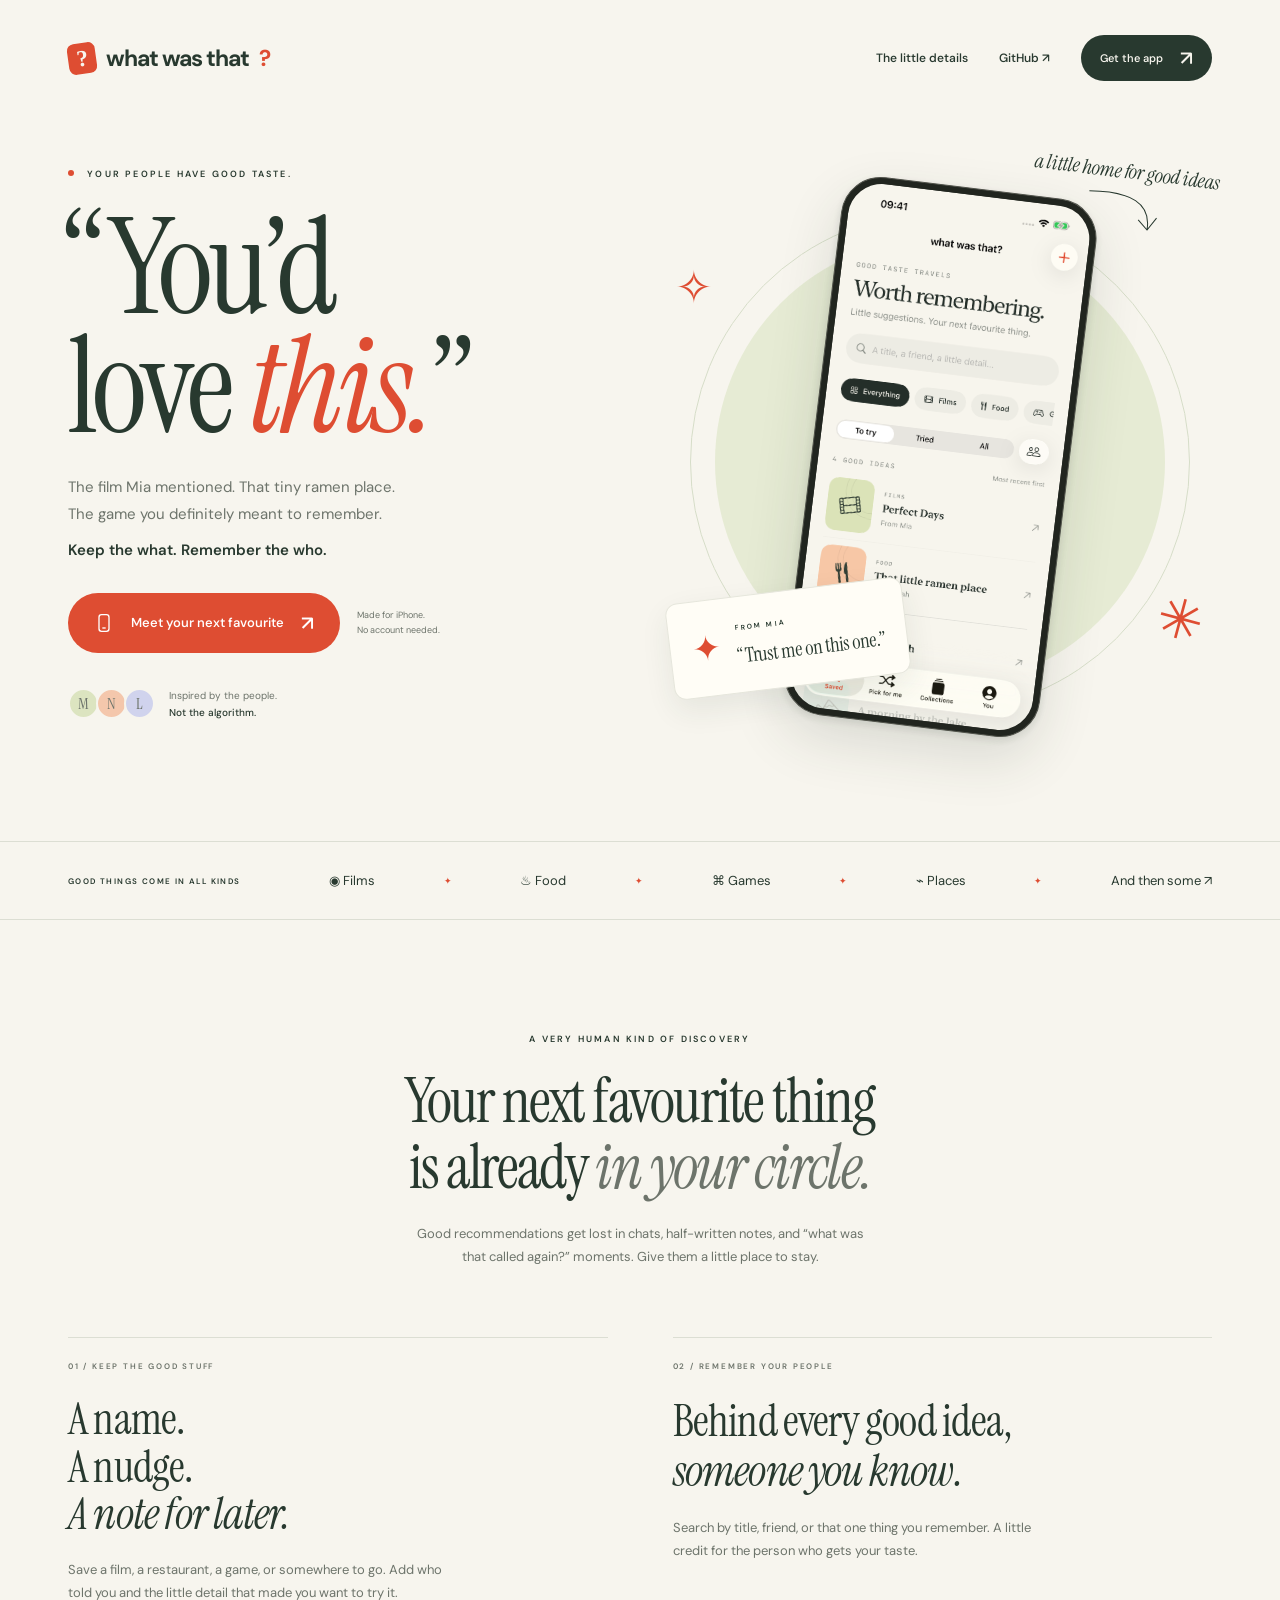
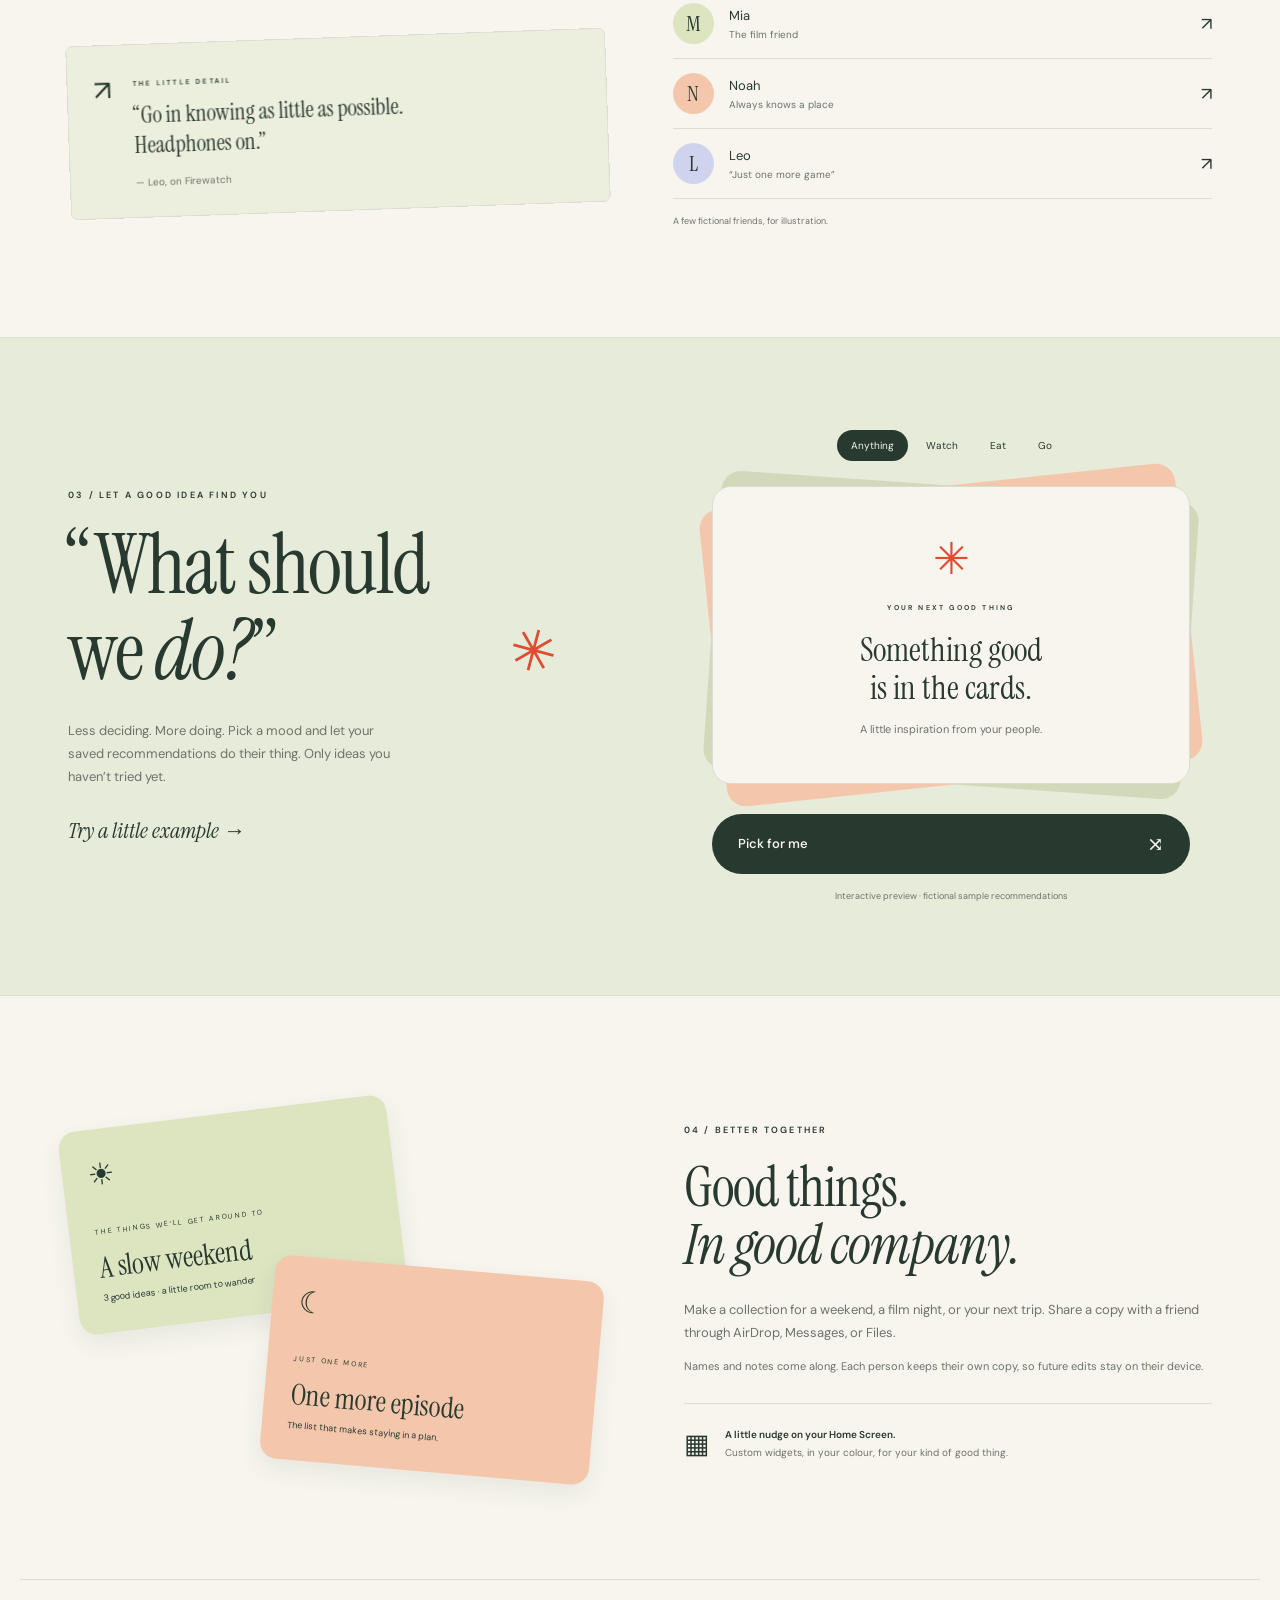
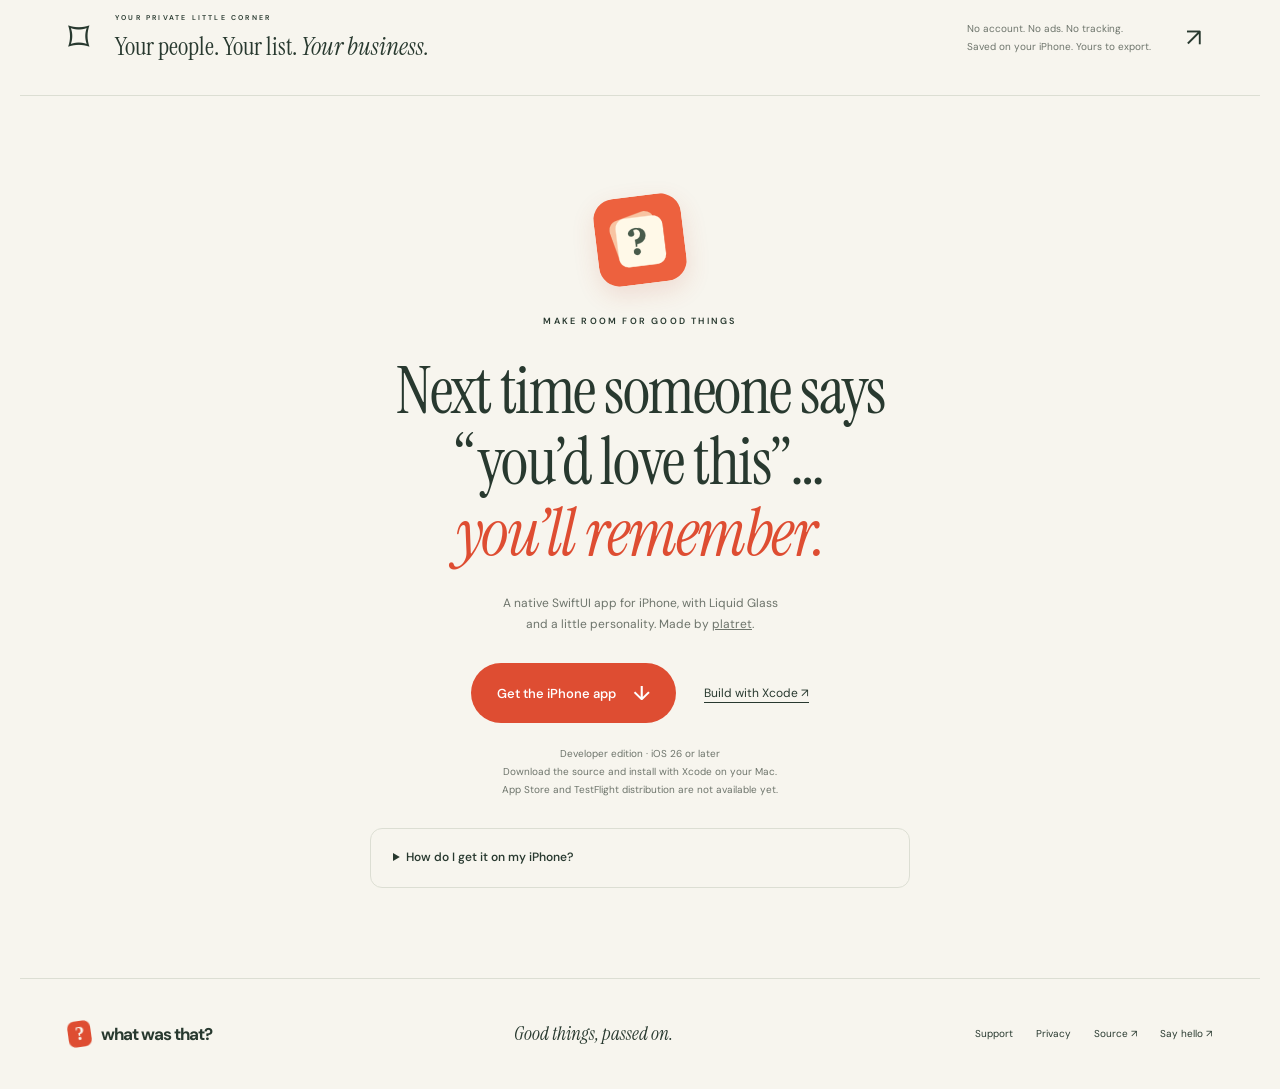
<file: site/index.html>
<!doctype html>
<html lang="en">
  <head>
    <meta charset="utf-8" />
    <meta name="viewport" content="width=device-width,initial-scale=1" />
    <meta name="theme-color" content="#f7f5ee" />
    <title>What Was That? — Good things, passed on.</title>
    <meta
      name="description"
      content="A little home for the films, food, games and places your friends tell you you'll love. A private, native iPhone app by platret."
    />
    <meta
      property="og:title"
      content="What Was That? — Good things, passed on."
    />
    <meta
      property="og:description"
      content="Keep the what. Remember the who. Your next favourite thing is already in your circle."
    />
    <meta property="og:type" content="website" />
    <meta
      property="og:image"
      content="https://whatwasthat.alexplatret.com/assets/icon.png"
    />
    <link rel="icon" href="assets/icon.png" />
    <link rel="stylesheet" href="style.css" />
    <script src="app.js" defer></script>
  </head>
  <body>
    <a href="#main" class="skip">Skip to content</a>
    <header class="nav wrap">
      <a class="wordmark" href="#" aria-label="What Was That? home"
        ><span class="brand-icon">?</span> what was that<span class="coral"
          >?</span
        ></a
      >
      <nav aria-label="Main navigation">
        <a href="#the-app">The little details</a
        ><a
          href="https://github.com/platret/what-was-that"
          target="_blank"
          rel="noopener"
          >GitHub ↗</a
        ><a class="button small dark" href="#get"
          >Get the app <span>↗</span></a
        >
      </nav>
    </header>
    <main id="main">
      <section class="hero wrap">
        <div class="hero-copy reveal">
          <div class="eyebrow">
            <span class="status-dot"></span> YOUR PEOPLE HAVE GOOD TASTE.
          </div>
          <h1>“You’d<br />love <em>this.</em>”</h1>
          <p class="hero-sub">
            The film Mia mentioned. That tiny ramen place.<br class="desktop" />
            The game you definitely meant to remember.
          </p>
          <p class="hero-sub second">Keep the what. Remember the who.</p>
          <div class="hero-actions">
            <a class="button coral-bg" href="#get"
              ><svg viewBox="0 0 24 24" aria-hidden="true">
                <rect x="6" y="2" width="12" height="20" rx="3" />
                <path d="M10 18h4" />
              </svg>
              Meet your next favourite <span>↗</span></a
            ><span class="tiny">Made for iPhone.<br />No account needed.</span>
          </div>
          <div class="friend-note">
            <div class="avatars">
              <span>M</span><span>N</span><span>L</span>
            </div>
            <span
              >Inspired by the people.<br /><strong
                >Not the algorithm.</strong
              ></span
            >
          </div>
        </div>
        <div
          class="hero-visual reveal"
          aria-label="What Was That? iPhone app preview with fictional sample recommendations"
        >
          <div class="orbit"></div>
          <div class="orbit orbit-two"></div>
          <span class="floating-label top-label"
            >a little home for good ideas
            <svg width="75" height="42" viewBox="0 0 75 42">
              <path d="M2 3 Q65 -4 64 34 M54 26l10 9 8-13" /></svg
          ></span>
          <div class="phone hero-phone">
            <img
              src="assets/saved.png"
              alt="Saved screen showing Perfect Days from Mia, a ramen place from Noah, and more"
              width="1206"
              height="2622"
              fetchpriority="high"
            />
          </div>
          <div class="mini-note">
            <span class="note-star">✦</span>
            <div>
              <span class="eyebrow">FROM MIA</span>
              <p>“Trust me on this one.”</p>
            </div>
          </div>
          <span class="hand-star star-one">✳</span
          ><span class="hand-star star-two">✧</span>
        </div>
      </section>
      <div class="category-ribbon">
        <div class="wrap ribbon-inner">
          <span>GOOD THINGS COME IN ALL KINDS</span><span>◉ Films</span><i>✦</i
          ><span>♨ Food</span><i>✦</i><span>⌘ Games</span><i>✦</i
          ><span>⌁ Places</span><i>✦</i><span>And then some ↗</span>
        </div>
      </div>
      <section class="intro wrap reveal" id="the-app">
        <div class="eyebrow">A VERY HUMAN KIND OF DISCOVERY</div>
        <h2>
          Your next favourite thing<br />is already <em>in your circle.</em>
        </h2>
        <p>
          Good recommendations get lost in chats, half-written notes, and “what
          was that called again?” moments. Give them a little place to stay.
        </p>
      </section>
      <section class="features wrap">
        <article class="feature feature-one reveal">
          <div class="feature-number">01 / KEEP THE GOOD STUFF</div>
          <h3>A name.<br />A nudge.<br /><em>A note for later.</em></h3>
          <p>
            Save a film, a restaurant, a game, or somewhere to go. Add who told
            you and the little detail that made you want to try it.
          </p>
          <div class="snippet">
            <span class="snippet-icon">↗</span>
            <div>
              <span class="eyebrow">THE LITTLE DETAIL</span>
              <p>“Go in knowing as little as possible.<br />Headphones on.”</p>
              <span class="from">— Leo, on Firewatch</span>
            </div>
          </div>
        </article>
        <article class="feature feature-two reveal">
          <div class="feature-number">02 / REMEMBER YOUR PEOPLE</div>
          <h3>Behind every good idea,<br /><em>someone you know.</em></h3>
          <p>
            Search by title, friend, or that one thing you remember. A little
            credit for the person who gets your taste.
          </p>
          <div class="friend-list">
            <div>
              <span class="avatar sage">M</span
              ><span>Mia <small>The film friend</small></span
              ><span class="arrow">↗</span>
            </div>
            <div>
              <span class="avatar peach">N</span
              ><span>Noah <small>Always knows a place</small></span
              ><span class="arrow">↗</span>
            </div>
            <div>
              <span class="avatar lavender">L</span
              ><span>Leo <small>“Just one more game”</small></span
              ><span class="arrow">↗</span>
            </div>
          </div>
          <span class="example-label"
            >A few fictional friends, for illustration.</span
          >
        </article>
      </section>
      <section class="serendipity" id="try">
        <div class="wrap serendipity-inner">
          <div class="reveal">
            <div class="eyebrow">03 / LET A GOOD IDEA FIND YOU</div>
            <h2>
              “What should<br />we <em>do?</em>”<span class="asterisk">✳</span>
            </h2>
            <p>
              Less deciding. More doing. Pick a mood and let your saved
              recommendations do their thing. Only ideas you haven’t tried yet.
            </p>
            <span class="try-note">Try a little example →</span>
          </div>
          <div class="demo reveal">
            <div class="demo-tabs" role="group" aria-label="Example category">
              <button class="active" data-category="all" aria-pressed="true">
                Anything</button
              ><button data-category="film" aria-pressed="false">Watch</button
              ><button data-category="food" aria-pressed="false">Eat</button
              ><button data-category="place" aria-pressed="false">Go</button>
            </div>
            <div class="demo-stack">
              <div class="demo-card" aria-live="polite" aria-atomic="true">
                <span id="demo-symbol" aria-hidden="true">✳</span
                ><span class="eyebrow" id="demo-kind"
                  >YOUR NEXT GOOD THING</span
                >
                <h3 id="demo-title">Something good<br />is in the cards.</h3>
                <p id="demo-from">A little inspiration from your people.</p>
              </div>
            </div>
            <button class="button dark" id="pick-button">
              Pick for me <span>⤨</span></button
            ><span class="example-label"
              >Interactive preview · fictional sample recommendations</span
            >
          </div>
        </div>
      </section>
      <section class="collection-section wrap reveal">
        <div class="collection-art" aria-hidden="true">
          <div class="collection-card sage">
            <span>☀</span>
            <div>
              <small>THE THINGS WE’LL GET AROUND TO</small>
              <h3>A slow weekend</h3>
              <p>3 good ideas · a little room to wander</p>
            </div>
          </div>
          <div class="collection-card peach">
            <span>☾</span>
            <div>
              <small>JUST ONE MORE</small>
              <h3>One more episode</h3>
              <p>The list that makes staying in a plan.</p>
            </div>
          </div>
        </div>
        <div>
          <div class="eyebrow">04 / BETTER TOGETHER</div>
          <h2>Good things.<br /><em>In good company.</em></h2>
          <p>
            Make a collection for a weekend, a film night, or your next trip.
            Share a copy with a friend through AirDrop, Messages, or Files.
          </p>
          <p class="fine-copy">
            Names and notes come along. Each person keeps their own copy, so
            future edits stay on their device.
          </p>
          <div class="widget-callout">
            <span>▦</span>
            <p>
              <strong>A little nudge on your Home Screen.</strong><br />Custom
              widgets, in your colour, for your kind of good thing.
            </p>
          </div>
        </div>
      </section>
      <section class="privacy-strip wrap reveal">
        <span class="privacy-icon">⌑</span>
        <div>
          <div class="eyebrow">YOUR PRIVATE LITTLE CORNER</div>
          <h3>Your people. Your list. <em>Your business.</em></h3>
        </div>
        <p>
          No account. No ads. No tracking.<br />Saved on your iPhone. Yours to
          export.
        </p>
        <a href="privacy.html" aria-label="Read the privacy policy">↗</a>
      </section>
      <section class="get-section wrap reveal" id="get">
        <img
          class="app-icon"
          src="assets/icon.png"
          width="88"
          height="88"
          alt="What Was That? app icon"
        />
        <div class="eyebrow">MAKE ROOM FOR GOOD THINGS</div>
        <h2>
          Next time someone says<br />“you’d love this”…<br /><em
            >you’ll remember.</em
          >
        </h2>
        <p>
          A native SwiftUI app for iPhone, with Liquid Glass<br />and a little
          personality. Made by <a href="https://github.com/platret">platret</a>.
        </p>
        <div class="get-actions">
          <a
            class="button coral-bg"
            href="https://github.com/platret/what-was-that/releases/latest"
            >Get the iPhone app <span>↓</span></a
          ><a
            class="text-link"
            href="https://github.com/platret/what-was-that#run-on-your-iphone"
            >Build with Xcode ↗</a
          >
        </div>
        <p class="availability">
          Developer edition · iOS 26 or later<br />Download the source and
          install with Xcode on your Mac.<br />App Store and TestFlight
          distribution are not available yet.
        </p>
        <details>
          <summary>How do I get it on my iPhone?</summary>
          <ol>
            <li>
              Download the source from the release page and unzip it on your
              Mac.
            </li>
            <li>
              Open <code>WhatWasThat.xcodeproj</code> in Xcode 26 or later.
            </li>
            <li>
              Select your Apple development team for the app and widget targets.
              Use your own bundle and App Group identifiers.
            </li>
            <li>
              Connect your iPhone, enable Developer Mode, select it in Xcode,
              and press Run.
            </li>
          </ol>
          <p>
            Widgets require App Groups support for your signing team. The
            repository includes detailed setup instructions.
          </p>
        </details>
      </section>
    </main>
    <footer class="wrap">
      <a class="wordmark" href="#"
        ><span class="brand-icon">?</span> what was that?</a
      ><span>Good things, passed on.</span>
      <div>
        <a href="support.html">Support</a><a href="privacy.html">Privacy</a
        ><a href="https://github.com/platret/what-was-that">Source ↗</a
        ><a href="https://github.com/platret/what-was-that/issues"
          >Say hello ↗</a
        >
      </div>
    </footer>
  </body>
</html>
</file>
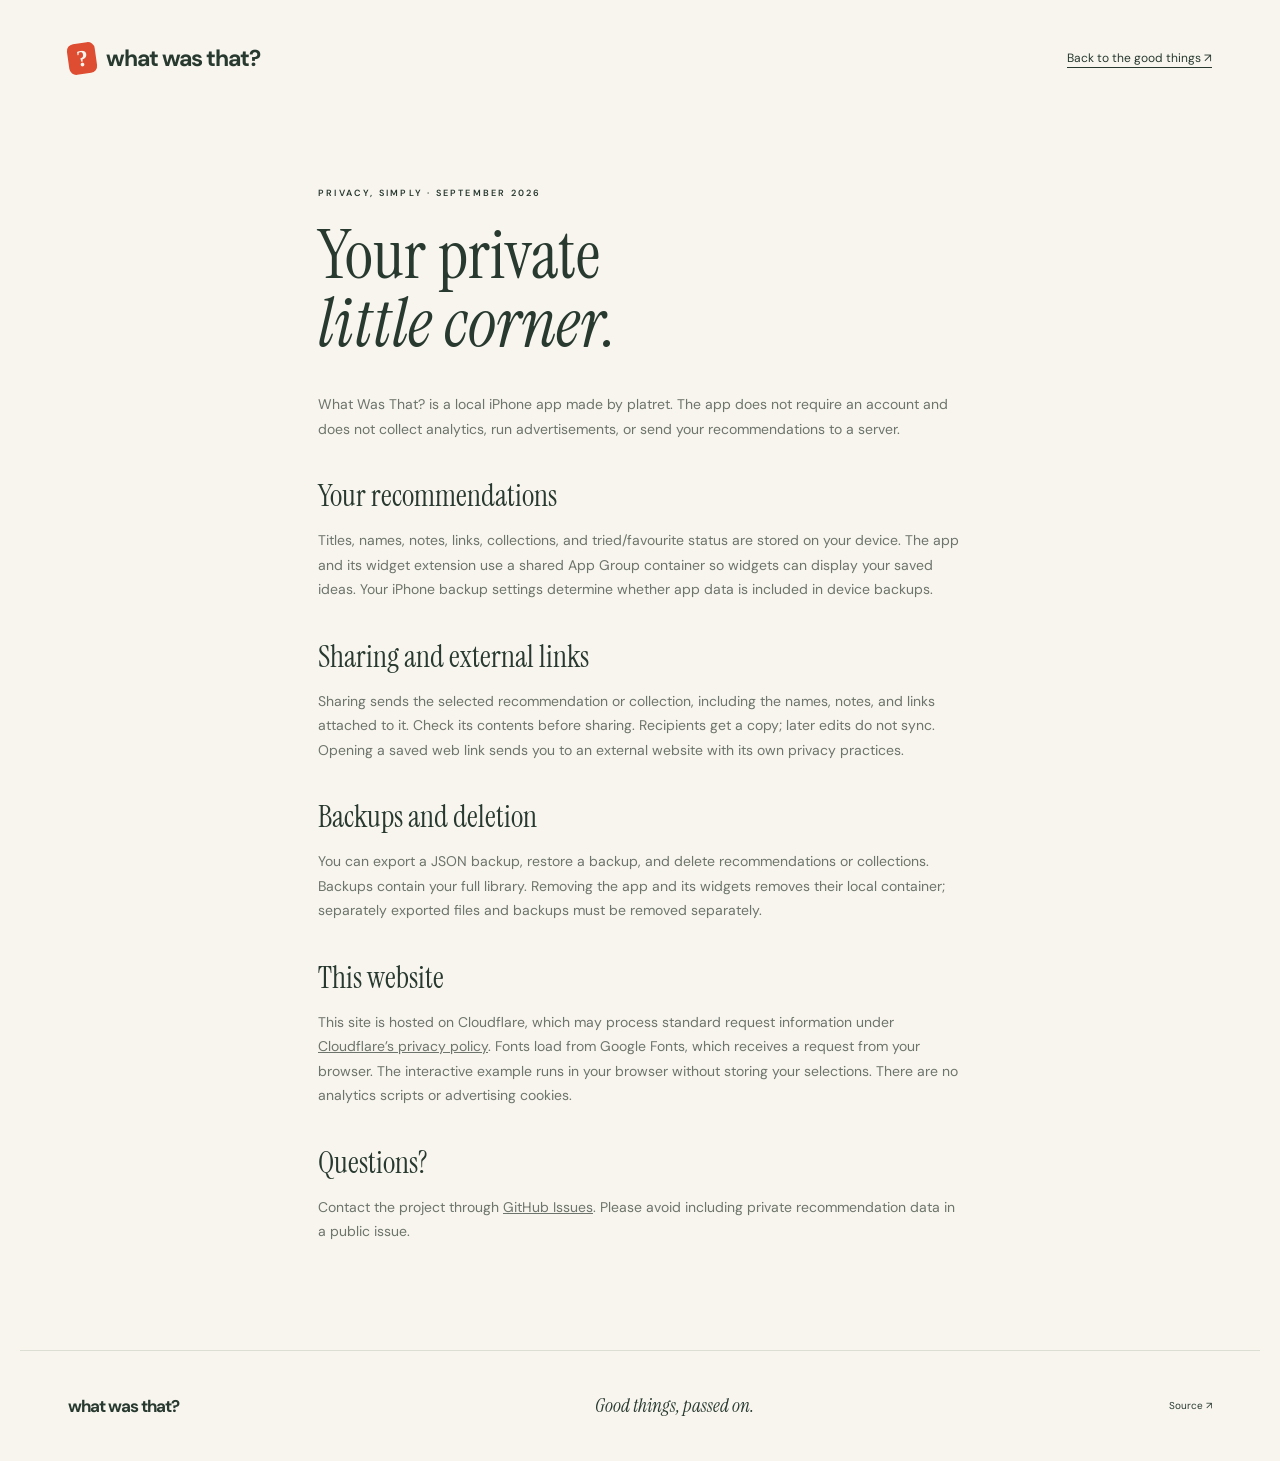
<file: site/privacy.html>
<!doctype html>
<html lang="en">
  <head>
    <meta charset="utf-8" />
    <meta name="viewport" content="width=device-width,initial-scale=1" />
    <meta name="theme-color" content="#f7f5ee" />
    <title>Privacy — What Was That?</title>
    <link rel="icon" href="assets/icon.png" />
    <link rel="stylesheet" href="style.css" />
  </head>
  <body>
    <header class="nav wrap">
      <a class="wordmark" href="./"
        ><span class="brand-icon">?</span> what was that?</a
      ><a class="text-link" href="./">Back to the good things ↗</a>
    </header>
    <main class="legal wrap">
      <div class="eyebrow">PRIVACY, SIMPLY · SEPTEMBER 2026</div>
      <h1>Your private<br /><em>little corner.</em></h1>
      <p>
        What Was That? is a local iPhone app made by platret. The app does not
        require an account and does not collect analytics, run advertisements,
        or send your recommendations to a server.
      </p>
      <h2>Your recommendations</h2>
      <p>
        Titles, names, notes, links, collections, and tried/favourite status are
        stored on your device. The app and its widget extension use a shared App
        Group container so widgets can display your saved ideas. Your iPhone
        backup settings determine whether app data is included in device
        backups.
      </p>
      <h2>Sharing and external links</h2>
      <p>
        Sharing sends the selected recommendation or collection, including the
        names, notes, and links attached to it. Check its contents before
        sharing. Recipients get a copy; later edits do not sync. Opening a saved
        web link sends you to an external website with its own privacy
        practices.
      </p>
      <h2>Backups and deletion</h2>
      <p>
        You can export a JSON backup, restore a backup, and delete
        recommendations or collections. Backups contain your full library.
        Removing the app and its widgets removes their local container;
        separately exported files and backups must be removed separately.
      </p>
      <h2>This website</h2>
      <p>
        This site is hosted on Cloudflare, which may process standard request
        information under
        <a
          href="https://www.cloudflare.com/privacypolicy/"
          >Cloudflare’s privacy policy</a
        >. Fonts load from Google Fonts, which receives a request from your
        browser. The interactive example runs in your browser without storing
        your selections. There are no analytics scripts or advertising cookies.
      </p>
      <h2>Questions?</h2>
      <p>
        Contact the project through
        <a href="https://github.com/platret/what-was-that/issues"
          >GitHub Issues</a
        >. Please avoid including private recommendation data in a public issue.
      </p>
    </main>
    <footer class="wrap">
      <a class="wordmark" href="./">what was that?</a
      ><span>Good things, passed on.</span>
      <div>
        <a href="https://github.com/platret/what-was-that">Source ↗</a>
      </div>
    </footer>
  </body>
</html>
</file>
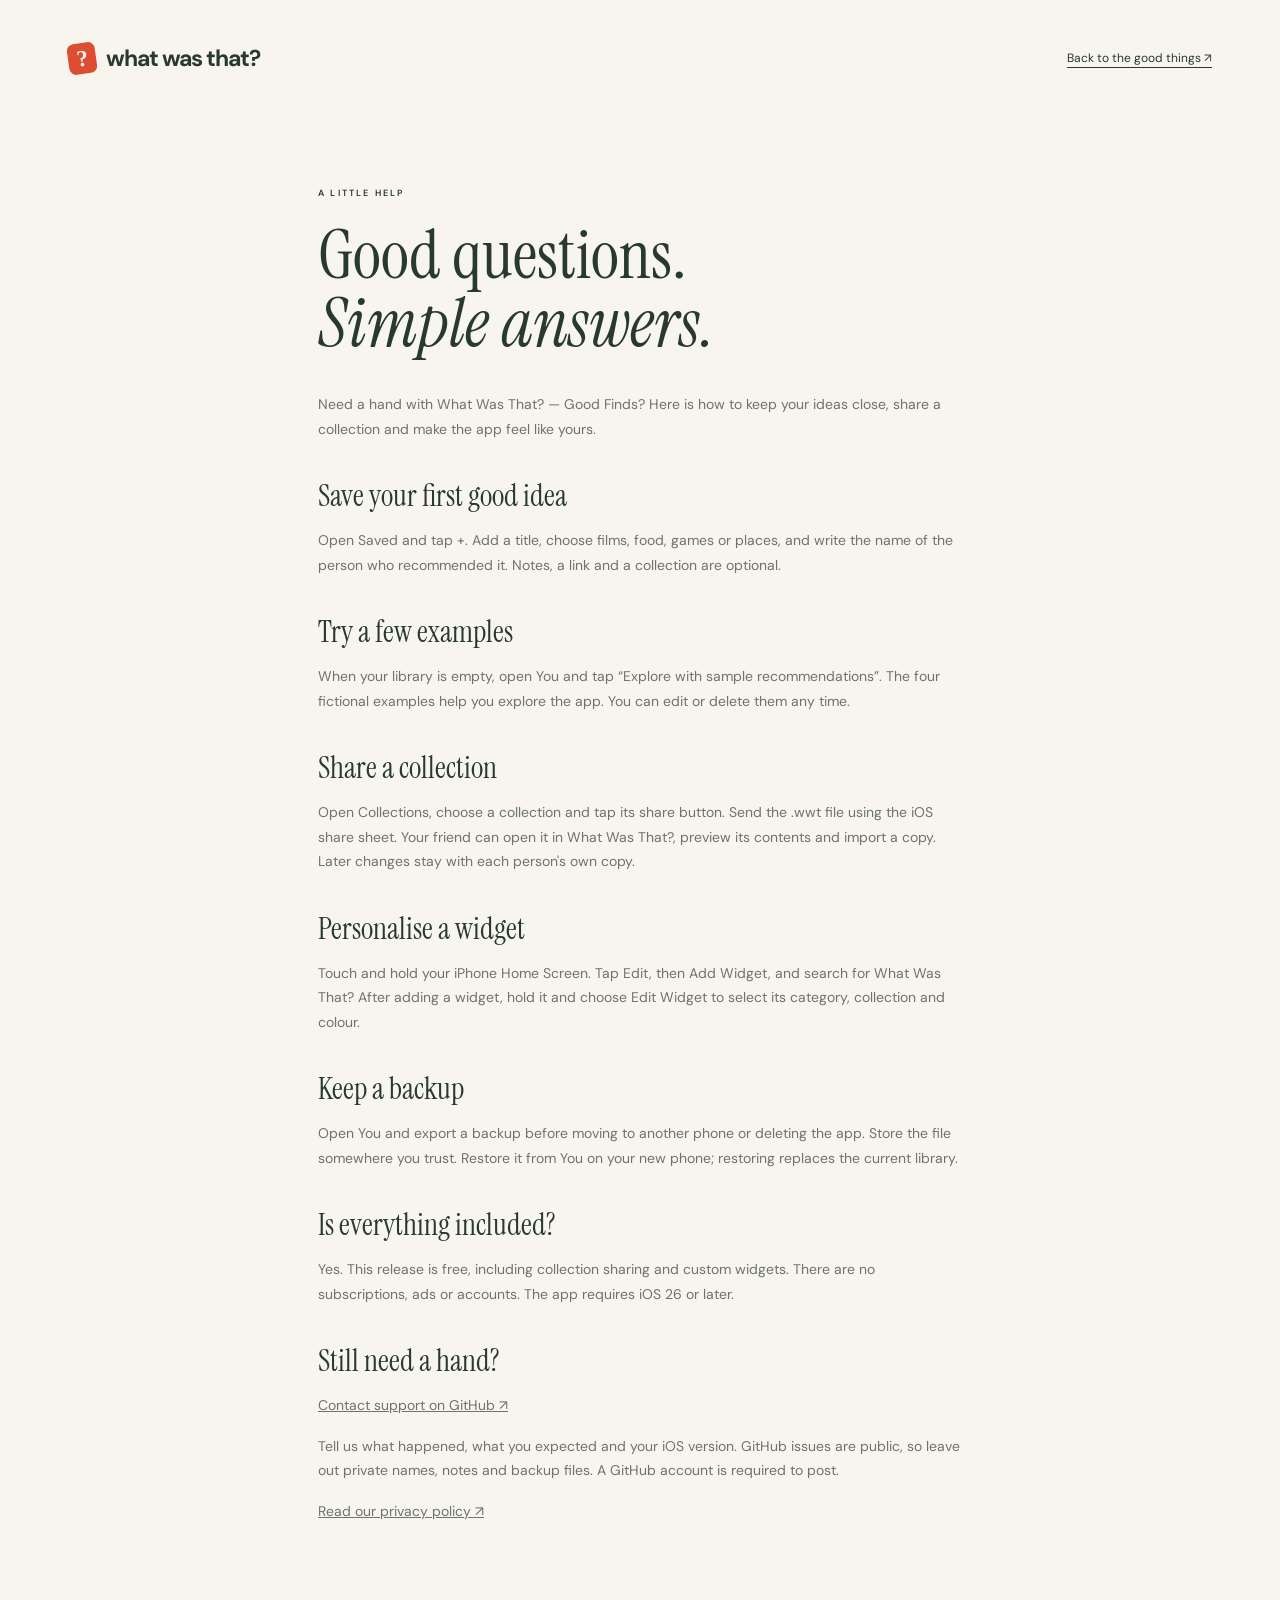
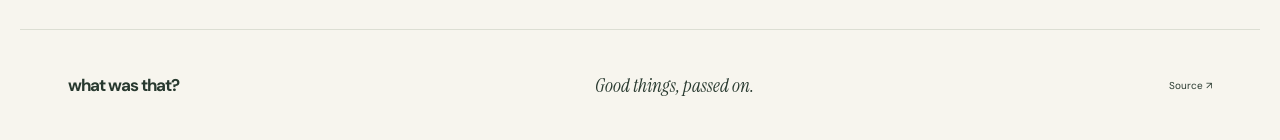
<file: site/support.html>
<!doctype html>
<html lang="en">
  <head>
    <meta charset="utf-8" />
    <meta name="viewport" content="width=device-width,initial-scale=1" />
    <meta name="theme-color" content="#f7f5ee" />
    <title>Support — What Was That?</title>
    <link rel="icon" href="assets/icon.png" />
    <link rel="stylesheet" href="style.css" />
  </head>
  <body>
    <header class="nav wrap">
      <a class="wordmark" href="./"
        ><span class="brand-icon">?</span> what was that?</a
      ><a class="text-link" href="./">Back to the good things ↗</a>
    </header>
    <main class="legal wrap">
      <div class="eyebrow">A LITTLE HELP</div>
      <h1>Good questions.<br /><em>Simple answers.</em></h1>
      <p>Need a hand with What Was That? — Good Finds? Here is how to keep your ideas close, share a collection and make the app feel like yours.</p>
      <h2>Save your first good idea</h2>
      <p>Open Saved and tap +. Add a title, choose films, food, games or places, and write the name of the person who recommended it. Notes, a link and a collection are optional.</p>
      <h2>Try a few examples</h2>
      <p>When your library is empty, open You and tap “Explore with sample recommendations”. The four fictional examples help you explore the app. You can edit or delete them any time.</p>
      <h2>Share a collection</h2>
      <p>Open Collections, choose a collection and tap its share button. Send the .wwt file using the iOS share sheet. Your friend can open it in What Was That?, preview its contents and import a copy. Later changes stay with each person's own copy.</p>
      <h2>Personalise a widget</h2>
      <p>Touch and hold your iPhone Home Screen. Tap Edit, then Add Widget, and search for What Was That? After adding a widget, hold it and choose Edit Widget to select its category, collection and colour.</p>
      <h2>Keep a backup</h2>
      <p>Open You and export a backup before moving to another phone or deleting the app. Store the file somewhere you trust. Restore it from You on your new phone; restoring replaces the current library.</p>
      <h2>Is everything included?</h2>
      <p>Yes. This release is free, including collection sharing and custom widgets. There are no subscriptions, ads or accounts. The app requires iOS 26 or later.</p>
      <h2>Still need a hand?</h2>
      <p><a href="https://github.com/platret/what-was-that/issues/new">Contact support on GitHub ↗</a></p>
      <p>Tell us what happened, what you expected and your iOS version. GitHub issues are public, so leave out private names, notes and backup files. A GitHub account is required to post.</p>
      <p><a href="privacy.html">Read our privacy policy ↗</a></p>
    </main>
    <footer class="wrap">
      <a class="wordmark" href="./">what was that?</a
      ><span>Good things, passed on.</span>
      <div>
        <a href="https://github.com/platret/what-was-that">Source ↗</a>
      </div>
    </footer>
  </body>
</html>
</file>
<file: site/style.css>
@import url("https://fonts.googleapis.com/css2?family=DM+Sans:wght@400;450;500;550;600;650;700&family=Instrument+Serif:ital@0;1&display=swap");
:root {
  --paper: #f7f5ee;
  --ink: #28392f;
  --muted: #6d746b;
  --coral: #de4d32;
  --line: #dcded3;
  --sage: #dce4c0;
  --peach: #f4c7ac;
  --lavender: #d0d3ed;
  --display: "Instrument Serif", Georgia, serif;
  --body: "DM Sans", sans-serif;
}
* {
  box-sizing: border-box;
}
html {
  scroll-behavior: smooth;
  scroll-padding-top: 30px;
}
body {
  margin: 0;
  background: var(--paper);
  color: var(--ink);
  font-family: var(--body);
  font-size: 15px;
  -webkit-font-smoothing: antialiased;
}
button,
a {
  -webkit-tap-highlight-color: transparent;
}
a {
  color: inherit;
  text-decoration: none;
}
button {
  font: inherit;
  cursor: pointer;
}
button:focus-visible,
a:focus-visible,
summary:focus-visible {
  outline: 3px solid var(--coral);
  outline-offset: 6px;
}
button:disabled {
  cursor: wait;
}
h1,
h2,
h3,
p {
  margin: 0;
}
h1,
h2,
h3 {
  font-family: var(--display);
  font-weight: 400;
}
em {
  font-weight: 400;
}
p {
  color: var(--muted);
  line-height: 1.75;
}
.wrap {
  max-width: 1240px;
  margin: auto;
  padding-left: 48px;
  padding-right: 48px;
}
.nav {
  height: 116px;
  display: flex;
  align-items: center;
  justify-content: space-between;
}
.wordmark {
  font-weight: 700;
  font-size: 23px;
  letter-spacing: -1px;
  display: inline-flex;
  align-items: center;
  gap: 10px;
  white-space: nowrap;
}
.brand-icon {
  height: 31px;
  width: 28px;
  border-radius: 7px;
  background: var(--coral);
  color: var(--paper);
  display: inline-grid;
  place-items: center;
  font-family: Georgia, serif;
  font-size: 23px;
  transform: rotate(-8deg);
}
.coral {
  color: var(--coral);
}
.nav nav {
  display: flex;
  gap: 31px;
  align-items: center;
  font-size: 12px;
  font-weight: 550;
}
.button {
  display: inline-flex;
  align-items: center;
  justify-content: center;
  gap: 17px;
  padding: 20px 26px;
  border-radius: 50px;
  border: 0;
  font-weight: 550;
  font-size: 13px;
  transition:
    transform 0.25s,
    box-shadow 0.25s;
}
.button:hover {
  transform: translateY(-3px);
  box-shadow: 0 10px 25px #28392f17;
}
.button:active {
  transform: scale(0.97);
}
.button span:last-child {
  font-size: 20px;
  line-height: 1;
}
.button svg {
  height: 20px;
  width: 20px;
  fill: none;
  stroke: currentColor;
  stroke-width: 1.6;
}
.dark {
  background: var(--ink);
  color: var(--paper);
}
.small {
  padding: 13px 19px;
  font-size: 11px;
}
.coral-bg {
  background: var(--coral);
  color: #fff;
}
.eyebrow {
  font-size: 9px;
  font-weight: 600;
  letter-spacing: 2.2px;
  line-height: 1.7;
}
.hero {
  display: grid;
  grid-template-columns: 1.05fr 1fr;
  min-height: 725px;
  padding-top: 51px;
  padding-bottom: 80px;
  gap: 30px;
}
.status-dot {
  display: inline-block;
  width: 6px;
  height: 6px;
  background: var(--coral);
  border-radius: 50%;
  margin: 0 9px 1px 0;
}
.hero h1 {
  font-size: clamp(100px, 10.5vw, 147px);
  line-height: 0.88;
  letter-spacing: -5px;
  margin-top: 27px;
  margin-bottom: 28px;
}
.hero h1 em {
  color: var(--coral);
}
.hero-sub {
  font-size: 15px;
  line-height: 1.8;
}
.hero-sub.second {
  font-weight: 600;
  color: var(--ink);
  margin-top: 9px;
}
.hero-actions {
  display: flex;
  align-items: center;
  gap: 17px;
  margin-top: 29px;
}
.tiny {
  font-size: 9px;
  color: var(--muted);
  line-height: 1.6;
}
.friend-note {
  display: flex;
  gap: 14px;
  align-items: center;
  margin-top: 34px;
  font-size: 10px;
  line-height: 1.7;
  color: var(--muted);
}
.friend-note strong {
  color: var(--ink);
  font-weight: 500;
}
.avatars {
  display: flex;
  padding-left: 3px;
}
.avatars span {
  width: 31px;
  height: 31px;
  border-radius: 50%;
  display: grid;
  place-items: center;
  background: var(--sage);
  border: 2px solid var(--paper);
  margin-left: -3px;
  font-family: var(--display);
  font-size: 16px;
}
.avatars span:nth-child(2) {
  background: var(--peach);
}
.avatars span:nth-child(3) {
  background: var(--lavender);
}
.hero-visual {
  position: relative;
  display: flex;
  align-items: center;
  justify-content: center;
  min-width: 0;
  padding: 17px 0 30px;
}
.orbit {
  position: absolute;
  width: 450px;
  height: 450px;
  border-radius: 50%;
  background: #e6ebd4;
  z-index: -1;
  top: 70px;
}
.orbit-two {
  width: 500px;
  height: 500px;
  background: transparent;
  border: 1px solid #d6ddc8;
  top: 45px;
}
.phone {
  position: relative;
  width: 257px;
  border-radius: 40px;
  background: #21251f;
  padding: 6px;
  box-shadow:
    0 22px 55px #29382c24,
    0 3px 8px #29382c20;
  border: 1px solid #51534b;
  overflow: hidden;
}
.phone img {
  width: 100%;
  height: auto;
  display: block;
  border-radius: 34px;
}
.hero-phone {
  transform: rotate(7deg);
  transition: transform 0.6s;
  z-index: 1;
}
.hero-phone:hover {
  transform: rotate(1deg) translateY(-5px);
}
.floating-label {
  position: absolute;
  font-family: var(--display);
  font-style: italic;
  font-size: 20px;
  z-index: 2;
}
.top-label {
  right: -5px;
  top: -9px;
  transform: rotate(7deg);
  display: flex;
  flex-direction: column;
  align-items: center;
  gap: 8px;
}
.top-label svg {
  fill: none;
  stroke: var(--ink);
  stroke-width: 1;
}
.mini-note {
  position: absolute;
  left: 0;
  bottom: 74px;
  background: #fffdf6;
  border: 1px solid #e6e6dc;
  border-radius: 12px;
  padding: 18px 22px;
  box-shadow: 0 12px 30px #29382c15;
  z-index: 3;
  display: flex;
  gap: 16px;
  align-items: center;
  transform: rotate(-7deg);
}
.mini-note .eyebrow {
  font-size: 7px;
}
.mini-note p {
  font-family: var(--display);
  font-size: 20px;
  color: var(--ink);
  margin-top: 4px;
}
.note-star {
  font-size: 34px;
  color: var(--coral);
}
.hand-star {
  position: absolute;
  color: var(--coral);
  z-index: 3;
}
.star-one {
  font-size: 55px;
  right: 9px;
  bottom: 105px;
  transform: rotate(15deg);
}
.star-two {
  font-size: 45px;
  left: 6px;
  top: 91px;
}
.category-ribbon {
  border-top: 1px solid var(--line);
  border-bottom: 1px solid var(--line);
}
.ribbon-inner {
  height: 77px;
  display: flex;
  align-items: center;
  justify-content: space-between;
  gap: 15px;
}
.ribbon-inner span {
  font-size: 13px;
  white-space: nowrap;
}
.ribbon-inner span:first-child {
  font-size: 8px;
  font-weight: 600;
  letter-spacing: 1.4px;
  margin-right: 20px;
}
.ribbon-inner i {
  font-size: 9px;
  font-style: normal;
  color: var(--coral);
}
.intro {
  padding-top: 112px;
  padding-bottom: 69px;
  text-align: center;
}
.intro h2 {
  font-size: 61px;
  line-height: 1.07;
  letter-spacing: -1.8px;
  margin-top: 22px;
}
.intro h2 em {
  color: var(--muted);
}
.intro p {
  max-width: 455px;
  font-size: 13px;
  margin: 23px auto 0;
}
.features {
  display: grid;
  grid-template-columns: 1fr 1fr;
  gap: 65px;
  padding-bottom: 108px;
}
.feature {
  border-top: 1px solid var(--line);
  padding-top: 23px;
}
.feature-number {
  font-size: 8px;
  letter-spacing: 1.8px;
  font-weight: 600;
  color: var(--muted);
}
.feature h3 {
  font-size: 44px;
  letter-spacing: -0.8px;
  line-height: 1.08;
  margin: 25px 0 20px;
}
.feature > p {
  max-width: 380px;
  font-size: 13px;
}
.feature-two h3 {
  margin-top: 26px;
  line-height: 1.13;
}
.snippet {
  margin-top: 33px;
  padding: 26px;
  display: flex;
  gap: 22px;
  border: 1px solid var(--line);
  border-radius: 7px;
  background: #ecefde;
  transform: rotate(-2deg);
}
.snippet-icon {
  font-size: 28px;
}
.snippet .eyebrow {
  font-size: 7px;
}
.snippet p {
  font-family: var(--display);
  font-size: 23px;
  line-height: 1.3;
  color: var(--ink);
  margin: 10px 0;
}
.from {
  font-size: 10px;
  color: var(--muted);
}
.friend-list {
  margin-top: 27px;
}
.friend-list > div {
  display: flex;
  align-items: center;
  gap: 15px;
  padding: 14px 0;
  border-bottom: 1px solid var(--line);
}
.avatar {
  border-radius: 50%;
  width: 41px;
  height: 41px;
  display: grid;
  place-items: center;
  font-family: var(--display);
  font-size: 22px;
}
.sage {
  background: var(--sage);
}
.peach {
  background: var(--peach);
}
.lavender {
  background: var(--lavender);
}
.friend-list span:nth-child(2) {
  font-size: 13px;
}
.friend-list small {
  display: block;
  font-size: 10px;
  color: var(--muted);
  margin-top: 4px;
}
.arrow {
  margin-left: auto;
  font-size: 18px;
}
.example-label {
  display: block;
  font-size: 9px;
  color: var(--muted);
  margin-top: 16px;
  line-height: 1.5;
}
.serendipity {
  background: #e6ebda;
  border-top: 1px solid #dce1d1;
  border-bottom: 1px solid #dce1d1;
  padding: 87px 0;
}
.serendipity-inner {
  display: grid;
  grid-template-columns: 1fr 1fr;
  gap: 100px;
  align-items: center;
}
.serendipity h2 {
  font-size: 83px;
  letter-spacing: -2px;
  line-height: 1.03;
  position: relative;
  margin: 20px 0 26px;
}
.asterisk {
  font-family: var(--body);
  color: var(--coral);
  font-size: 57px;
  position: absolute;
  top: 100px;
  right: 35px;
  transform: rotate(15deg);
}
.serendipity p {
  font-size: 13px;
  max-width: 335px;
}
.try-note {
  font-family: var(--display);
  font-style: italic;
  font-size: 22px;
  display: block;
  margin-top: 28px;
}
.demo {
  padding: 5px 22px;
  text-align: center;
}
.demo-tabs {
  display: flex;
  justify-content: center;
  gap: 4px;
  margin-bottom: 25px;
}
.demo-tabs button {
  border: 0;
  background: transparent;
  padding: 9px 14px;
  border-radius: 30px;
  font-size: 10px;
  color: var(--ink);
}
.demo-tabs button.active {
  background: var(--ink);
  color: var(--paper);
}
.demo-stack {
  position: relative;
  isolation: isolate;
}
.demo-stack:before,
.demo-stack:after {
  content: "";
  position: absolute;
  inset: 0;
  border-radius: 19px;
  background: var(--peach);
  transform: rotate(-6deg);
  z-index: -1;
}
.demo-stack:after {
  background: #d2d9ba;
  transform: rotate(4deg);
}
.demo-card {
  background: var(--paper);
  border: 1px solid #d9ddcf;
  border-radius: 19px;
  min-height: 298px;
  padding: 30px 20px;
  display: flex;
  align-items: center;
  justify-content: center;
  flex-direction: column;
  transition:
    transform 0.3s,
    opacity 0.3s;
}
.demo-card.choosing {
  transform: rotate(-3deg) scale(0.96);
  opacity: 0.55;
}
#demo-symbol {
  font-size: 44px;
  color: var(--coral);
  display: block;
  margin-bottom: 14px;
}
.demo-card .eyebrow {
  font-size: 7px;
}
.demo-card h3 {
  font-size: 33px;
  line-height: 1.15;
  margin: 17px 0 13px;
}
.demo-card p {
  font-size: 11px;
}
.demo > .button {
  width: 100%;
  margin-top: 30px;
  justify-content: space-between;
}
.collection-section {
  padding-top: 117px;
  padding-bottom: 108px;
  display: grid;
  grid-template-columns: 1fr 1fr;
  gap: 87px;
  align-items: center;
}
.collection-section h2 {
  font-size: 55px;
  line-height: 1.06;
  letter-spacing: -1px;
  margin: 20px 0 24px;
}
.collection-section p {
  font-size: 13px;
}
.collection-section .fine-copy {
  font-size: 11px;
  margin-top: 12px;
}
.collection-art {
  position: relative;
  height: 358px;
  padding-top: 5px;
  padding-left: 10px;
}
.collection-card {
  width: 330px;
  position: absolute;
  border-radius: 17px;
  padding: 26px;
  min-height: 200px;
  box-shadow: 0 10px 25px #28392f13;
  color: var(--ink);
}
.collection-card:first-child {
  transform: rotate(-7deg);
  top: 0;
  left: 0;
}
.collection-card:nth-child(2) {
  transform: rotate(5deg);
  bottom: 0;
  right: 0;
}
.collection-card > span {
  font-size: 30px;
  display: block;
  margin-bottom: 25px;
}
.collection-card small {
  font-size: 7px;
  letter-spacing: 1.7px;
}
.collection-card h3 {
  font-size: 29px;
  margin: 9px 0 5px;
}
.collection-card p {
  font-size: 9px;
  color: var(--ink);
}
.widget-callout {
  display: flex;
  align-items: center;
  gap: 15px;
  margin-top: 27px;
  border-top: 1px solid var(--line);
  padding-top: 22px;
}
.widget-callout > span {
  font-size: 27px;
}
.widget-callout p {
  font-size: 10px;
}
.widget-callout strong {
  color: var(--ink);
  font-weight: 600;
}
.privacy-strip {
  display: flex;
  align-items: center;
  gap: 25px;
  padding-top: 30px;
  padding-bottom: 30px;
  border-top: 1px solid var(--line);
  border-bottom: 1px solid var(--line);
}
.privacy-icon {
  font-size: 42px;
}
.privacy-strip .eyebrow {
  font-size: 7px;
}
.privacy-strip h3 {
  font-size: 25px;
  margin-top: 6px;
}
.privacy-strip p {
  font-size: 10px;
  margin-left: auto;
}
.privacy-strip > a {
  font-size: 25px;
  padding: 10px;
}
.get-section {
  text-align: center;
  padding-top: 100px;
  padding-bottom: 90px;
}
.app-icon {
  border-radius: 21px;
  box-shadow: 0 9px 25px #c44f3225;
  margin-bottom: 25px;
  transform: rotate(-7deg);
}
.get-section h2 {
  font-size: 66px;
  line-height: 1.08;
  letter-spacing: -1.5px;
  margin: 25px 0;
}
.get-section h2 em {
  color: var(--coral);
}
.get-section > p {
  font-size: 12px;
}
.get-section > p a {
  text-decoration: underline;
}
.get-actions {
  display: flex;
  justify-content: center;
  align-items: center;
  gap: 28px;
  margin: 28px 0 22px;
}
.text-link {
  font-size: 12px;
  text-decoration: underline;
  text-underline-offset: 5px;
}
.get-section .availability {
  font-size: 10px;
  line-height: 1.8;
}
details {
  text-align: left;
  max-width: 540px;
  margin: 29px auto 0;
  padding: 18px 22px;
  border: 1px solid var(--line);
  border-radius: 12px;
  font-size: 12px;
  line-height: 1.8;
}
summary {
  cursor: pointer;
  font-weight: 550;
}
details p {
  font-size: 11px;
}
details li {
  padding: 5px 0;
}
code {
  font-size: 10px;
  background: #e7e9de;
  padding: 3px 5px;
  border-radius: 4px;
}
footer {
  border-top: 1px solid var(--line);
  min-height: 111px;
  display: flex;
  align-items: center;
  justify-content: space-between;
  gap: 20px;
}
footer .wordmark {
  font-size: 17px;
}
footer .brand-icon {
  width: 23px;
  height: 26px;
  font-size: 19px;
}
footer > span {
  font-family: var(--display);
  font-style: italic;
  font-size: 19px;
}
footer > div {
  display: flex;
  gap: 23px;
  font-size: 10px;
}
.skip {
  position: fixed;
  top: -100px;
  left: 15px;
  z-index: 100;
  background: var(--ink);
  color: white;
  padding: 15px;
}
.skip:focus {
  top: 10px;
}
.reveal {
  animation: rise 0.8s both;
}
.hero-visual {
  animation-delay: 0.15s;
}
@keyframes rise {
  from {
    opacity: 0;
    transform: translateY(18px);
  }
  to {
    opacity: 1;
    transform: translateY(0);
  }
}
.legal {
  max-width: 740px;
  padding-top: 70px;
  padding-bottom: 90px;
}
.legal h1 {
  font-size: 68px;
  line-height: 1;
  margin: 20px 0 35px;
}
.legal h2 {
  font-size: 30px;
  margin: 35px 0 13px;
}
.legal p {
  font-size: 14px;
  margin-bottom: 16px;
}
.legal a {
  text-decoration: underline;
}
@media (min-width: 1500px) {
  .hero {
    min-height: 775px;
  }
  .hero-visual {
    padding-bottom: 55px;
  }
  .phone {
    width: 276px;
  }
}
@media (max-width: 1050px) {
  .wrap {
    padding-left: 30px;
    padding-right: 30px;
  }
  .hero h1 {
    font-size: 118px;
  }
  .hero {
    gap: 15px;
    min-height: 710px;
  }
  .hero-actions {
    flex-direction: column;
    align-items: flex-start;
  }
  .hero-actions .tiny {
    display: none;
  }
  .orbit {
    width: 360px;
    height: 360px;
    top: 105px;
  }
  .orbit-two {
    width: 400px;
    height: 400px;
    top: 85px;
  }
  .phone {
    width: 235px;
  }
  .mini-note {
    left: -5px;
    bottom: 100px;
    padding: 14px;
  }
  .top-label {
    right: 0;
    font-size: 17px;
    top: 12px;
  }
  .ribbon-inner span:first-child {
    display: none;
  }
  .serendipity-inner {
    gap: 40px;
  }
  .features {
    gap: 40px;
  }
  .collection-section {
    gap: 45px;
  }
  .collection-card {
    width: 285px;
  }
  .privacy-strip {
    gap: 16px;
  }
  .privacy-strip h3 {
    font-size: 23px;
  }
  .privacy-strip p {
    font-size: 9px;
  }
  .asterisk {
    right: 0;
  }
}
@media (max-width: 760px) {
  .wrap {
    padding-left: 24px;
    padding-right: 24px;
  }
  .nav {
    height: 88px;
  }
  .wordmark {
    font-size: 20px;
  }
  .nav nav > a:not(.button) {
    display: none;
  }
  .nav .button {
    font-size: 10px;
    padding: 11px 15px;
  }
  .hero {
    grid-template-columns: 1fr;
    padding-top: 32px;
    padding-bottom: 45px;
    gap: 40px;
    overflow: hidden;
  }
  .hero h1 {
    font-size: 110px;
    letter-spacing: -4px;
    margin-top: 25px;
  }
  .hero-copy {
    text-align: center;
  }
  .hero .eyebrow {
    font-size: 8px;
    letter-spacing: 1.7px;
  }
  .hero-sub {
    font-size: 13px;
  }
  .hero-actions {
    align-items: center;
    margin-top: 26px;
  }
  .friend-note {
    justify-content: center;
    margin-top: 24px;
  }
  .hero-visual {
    height: 620px;
    padding: 35px 0 0;
    max-width: 470px;
    width: 100%;
    margin: auto;
  }
  .phone {
    width: 248px;
  }
  .orbit {
    width: 365px;
    height: 365px;
    top: 112px;
  }
  .orbit-two {
    width: 408px;
    height: 408px;
    top: 90px;
  }
  .top-label {
    top: 10px;
    right: 3px;
    font-size: 18px;
  }
  .mini-note {
    bottom: 50px;
    left: 0;
  }
  .star-one {
    right: 0;
    bottom: 100px;
    font-size: 45px;
  }
  .star-two {
    left: 7px;
    top: 115px;
    font-size: 34px;
  }
  .ribbon-inner {
    height: auto;
    min-height: 70px;
    flex-wrap: wrap;
    justify-content: center;
    gap: 15px;
    padding-top: 17px;
    padding-bottom: 17px;
  }
  .ribbon-inner span {
    font-size: 11px;
  }
  .ribbon-inner span:last-child {
    display: none;
  }
  .ribbon-inner i:last-of-type {
    display: none;
  }
  .intro {
    padding-top: 73px;
    padding-bottom: 48px;
  }
  .intro h2 {
    font-size: 44px;
    letter-spacing: -0.8px;
  }
  .intro p {
    font-size: 12px;
  }
  .features {
    grid-template-columns: 1fr;
    gap: 50px;
    padding-bottom: 70px;
  }
  .feature h3 {
    font-size: 40px;
  }
  .feature > p {
    max-width: none;
  }
  .feature-two h3 br {
    display: none;
  }
  .snippet {
    margin: 30px 5px 0;
  }
  .serendipity {
    padding: 65px 0;
  }
  .serendipity-inner {
    grid-template-columns: 1fr;
    gap: 42px;
  }
  .serendipity h2 {
    font-size: 75px;
    max-width: 350px;
  }
  .serendipity p {
    max-width: 100%;
  }
  .asterisk {
    right: 17px;
    font-size: 47px;
  }
  .try-note {
    font-size: 20px;
  }
  .demo {
    max-width: 410px;
    margin: auto;
    width: 100%;
    padding: 0 10px;
  }
  .demo-card {
    min-height: 295px;
  }
  .collection-section {
    grid-template-columns: 1fr;
    padding-top: 65px;
    padding-bottom: 65px;
    gap: 50px;
  }
  .collection-art {
    order: 2;
    width: 100%;
    max-width: 400px;
    margin: auto;
    height: 350px;
  }
  .collection-card {
    width: 285px;
  }
  .collection-card:first-child {
    left: 8px;
  }
  .collection-card:nth-child(2) {
    right: 8px;
  }
  .collection-section h2 {
    font-size: 48px;
  }
  .privacy-strip {
    flex-wrap: wrap;
    gap: 15px;
    padding-top: 27px;
    padding-bottom: 27px;
  }
  .privacy-icon {
    display: none;
  }
  .privacy-strip h3 {
    font-size: 24px;
  }
  .privacy-strip p {
    margin-left: 0;
    font-size: 10px;
    width: 80%;
  }
  .privacy-strip > a {
    margin-left: auto;
  }
  .get-section {
    padding-top: 70px;
    padding-bottom: 60px;
  }
  .get-section h2 {
    font-size: 46px;
    letter-spacing: -0.8px;
  }
  .get-section > p br {
    display: none;
  }
  .get-actions {
    flex-direction: column;
    gap: 23px;
  }
  .get-section .availability br {
    display: block;
  }
  footer {
    flex-wrap: wrap;
    justify-content: center;
    padding-top: 30px;
    padding-bottom: 30px;
    gap: 23px;
  }
  footer > span {
    display: none;
  }
  footer > div {
    width: 100%;
    justify-content: center;
  }
  .legal h1 {
    font-size: 50px;
  }
  .legal {
    padding-top: 40px;
  }
}
@media (max-width: 370px) {
  .wrap {
    padding-left: 18px;
    padding-right: 18px;
  }
  .hero h1 {
    font-size: 96px;
  }
  .wordmark {
    font-size: 17px;
  }
  .hero-visual {
    height: 590px;
  }
  .phone {
    width: 226px;
  }
  .mini-note {
    padding: 12px;
    gap: 9px;
  }
  .mini-note p {
    font-size: 17px;
  }
  .orbit {
    width: 320px;
    height: 320px;
  }
  .orbit-two {
    width: 345px;
    height: 345px;
  }
  .collection-card {
    width: 255px;
  }
  .intro h2 {
    font-size: 39px;
  }
  .get-section h2 {
    font-size: 41px;
  }
  .serendipity h2 {
    font-size: 67px;
  }
}
@media (prefers-reduced-motion: reduce) {
  html {
    scroll-behavior: auto;
  }
  *,
  *:before,
  *:after {
    animation: none !important;
    transition: none !important;
  }
}
</file>
